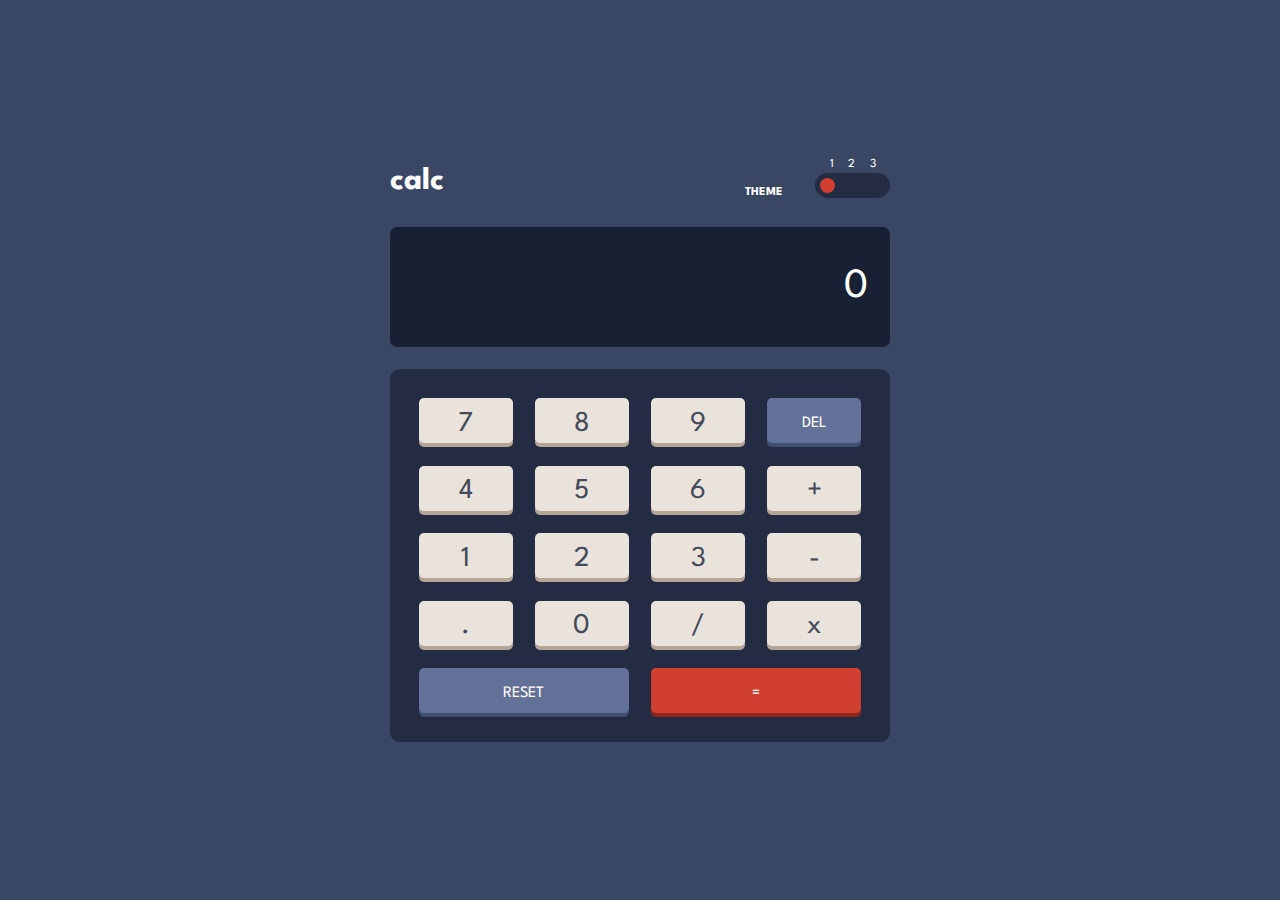
<file: index.html>
<!DOCTYPE html>
<html lang="en">
<head>
  <meta charset="UTF-8">
  <meta name="viewport" content="width=device-width, initial-scale=1.0"> <!-- displays site properly based on user's device -->

  <link rel="icon" type="image/png" sizes="32x32" href="./images/favicon-32x32.png">

  <title>Frontend Mentor | Calculator app</title>

  <link rel="stylesheet" href="./CSS/styles.css">

  <link rel="preconnect" href="https://fonts.googleapis.com">
  <link rel="preconnect" href="https://fonts.gstatic.com" crossorigin>
  <link href="https://fonts.googleapis.com/css2?family=Spartan:wght@700&display=swap" rel="stylesheet">
</head>
<body>
  <div class="container">
    <div class="header">
      <h4>calc</h4>
      <div class="theme-selector">
        <h6>THEME</h6>
        <div class="switch-toggle">
          <div class="label-container">
            <span>1</span>
            <span>2</span>
            <span>3</span>
          </div>
          <div class="input-container">
            <input id="theme-slider-1" name="state-d" type="radio" checked value="1"/>
            <label for="theme-slider-1"></label>

            <input id="theme-slider-2" name="state-d" type="radio" value="2"/>
            <label for="theme-slider-2"></label>

            <input id="theme-slider-3" name="state-d" type="radio" value="3"/>
            <label for="theme-slider-3"></label>
          </div>
        </div>
      </div>
    </div>

    <div class="result-container">
      <div class="outer-div">
        <div class="inner-div">
          <span id="result">0</span>
        </div>
      </div>
    </div>

    <div class="body">
      <div class="number"><span>7</span></div>
      <div class="number"><span>8</span></div>
      <div class="number"><span>9</span></div>
      <div id="del-button"><span>DEL</span></div>
      <div class="number"><span>4</span></div>
      <div class="number"><span>5</span></div>
      <div class="number"><span>6</span></div>
      <div id="plus-button"><span>+</span></div>
      <div class="number"><span>1</span></div>
      <div class="number"><span>2</span></div>
      <div class="number"><span>3</span></div>
      <div id="minus-button"><span>-</span></div>
      <div id="dot-button"><span>.</span></div>
      <div class="number"><span>0</span></div>
      <div id="divide-button"><span>/</span></div>
      <div id="multiply-button"><span>x</span></div>
      <div id="reset-button"><span>RESET</span></div>
      <div id="equal-button"><span>=</span></div>
    </div>
  </div>
  <script src="./js/index.js"></script>
</body>
</html>
</file>
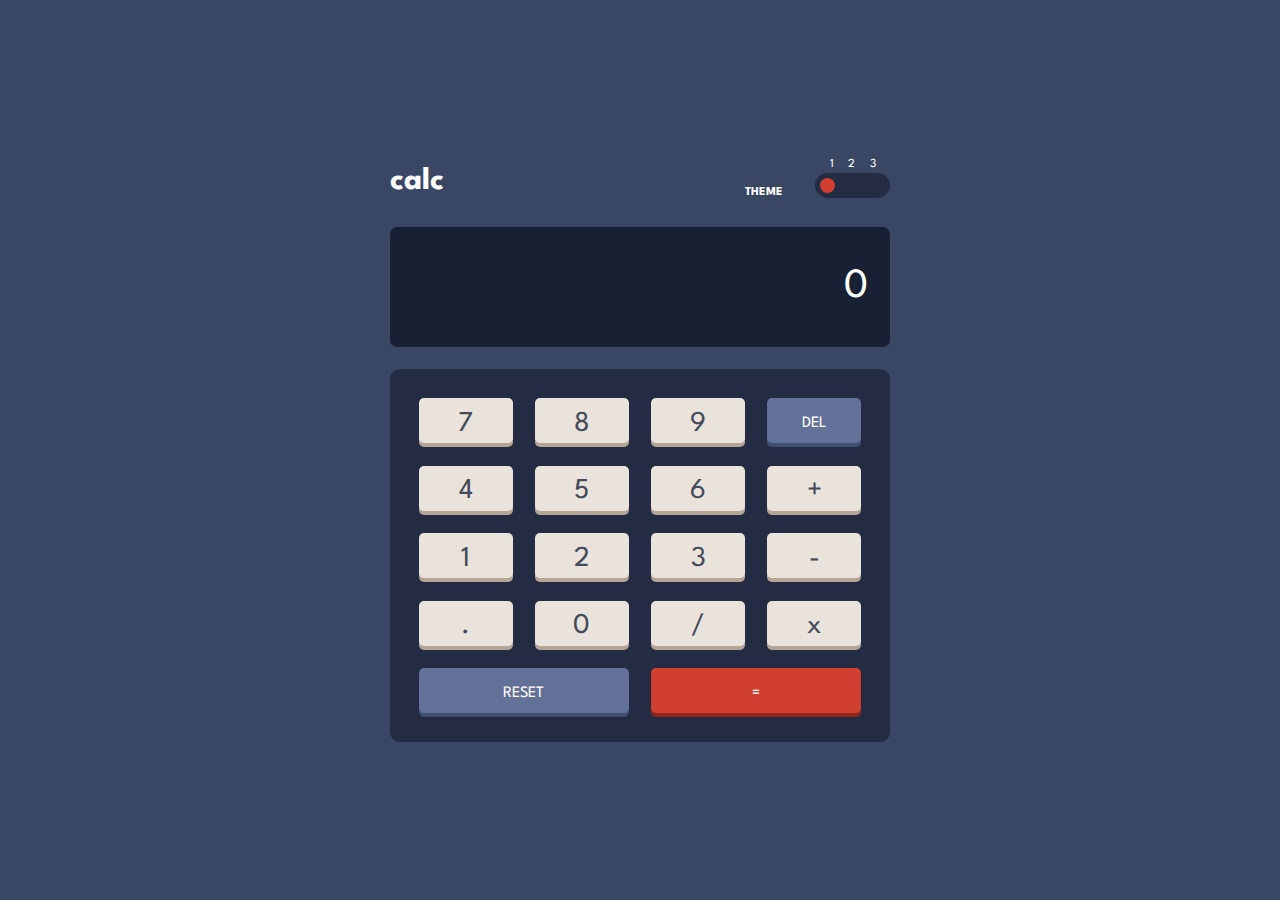
<file: src/index.html>
<!DOCTYPE html>
<html lang="en">
<head>
  <meta charset="UTF-8">
  <meta name="viewport" content="width=device-width, initial-scale=1.0"> <!-- displays site properly based on user's device -->

  <link rel="icon" type="image/png" sizes="32x32" href="../images/favicon-32x32.png">

  <title>Frontend Mentor | Calculator app</title>

  <link rel="stylesheet" href="./CSS/styles.css">

  <link rel="preconnect" href="https://fonts.googleapis.com">
  <link rel="preconnect" href="https://fonts.gstatic.com" crossorigin>
  <link href="https://fonts.googleapis.com/css2?family=Spartan:wght@700&display=swap" rel="stylesheet">
</head>
<body>
  <div class="container">
    <div class="header">
      <h4>calc</h4>
      <div class="theme-selector">
        <h6>THEME</h6>
        <div class="switch-toggle">
          <div class="label-container">
            <span>1</span>
            <span>2</span>
            <span>3</span>
          </div>
          <div class="input-container">
            <input id="theme-slider-1" name="state-d" type="radio" checked value="1"/>
            <label for="theme-slider-1"></label>

            <input id="theme-slider-2" name="state-d" type="radio" value="2"/>
            <label for="theme-slider-2"></label>

            <input id="theme-slider-3" name="state-d" type="radio" value="3"/>
            <label for="theme-slider-3"></label>
          </div>
        </div>
      </div>
    </div>

    <div class="result-container">
      <div class="outer-div">
        <div class="inner-div">
          <span id="result">0</span>
        </div>
      </div>
    </div>

    <div class="body">
      <div class="number"><span>7</span></div>
      <div class="number"><span>8</span></div>
      <div class="number"><span>9</span></div>
      <div id="del-button"><span>DEL</span></div>
      <div class="number"><span>4</span></div>
      <div class="number"><span>5</span></div>
      <div class="number"><span>6</span></div>
      <div id="plus-button"><span>+</span></div>
      <div class="number"><span>1</span></div>
      <div class="number"><span>2</span></div>
      <div class="number"><span>3</span></div>
      <div id="minus-button"><span>-</span></div>
      <div id="dot-button"><span>.</span></div>
      <div class="number"><span>0</span></div>
      <div id="divide-button"><span>/</span></div>
      <div id="multiply-button"><span>x</span></div>
      <div id="reset-button"><span>RESET</span></div>
      <div id="equal-button"><span>=</span></div>
    </div>
  </div>
  <script src="./js/index.js"></script>
</body>
</html>
</file>
<file: CSS/styles.css>
.header {
  display: -webkit-box;
  display: -ms-flexbox;
  display: flex;
  -webkit-box-orient: horizontal;
  -webkit-box-direction: normal;
      -ms-flex-direction: row;
          flex-direction: row;
  -webkit-box-pack: justify;
      -ms-flex-pack: justify;
          justify-content: space-between;
  -webkit-box-align: end;
      -ms-flex-align: end;
          align-items: end;
}

.header h4 {
  font-size: 1rem;
  margin: 0;
  line-height: 1;
}

.header .theme-selector {
  display: -webkit-box;
  display: -ms-flexbox;
  display: flex;
  -webkit-box-orient: horizontal;
  -webkit-box-direction: normal;
      -ms-flex-direction: row;
          flex-direction: row;
  -webkit-box-pack: justify;
      -ms-flex-pack: justify;
          justify-content: space-between;
  -webkit-box-align: end;
      -ms-flex-align: end;
          align-items: flex-end;
  width: 145px;
}

.header .theme-selector h6 {
  margin: 0;
  font-size: 0.38rem;
}

.switch-toggle .label-container {
  display: -webkit-box;
  display: -ms-flexbox;
  display: flex;
  -webkit-box-pack: space-evenly;
      -ms-flex-pack: space-evenly;
          justify-content: space-evenly;
  margin-bottom: 0.1rem;
}

.switch-toggle .label-container span {
  font-size: 0.38rem;
}

.switch-toggle .input-container {
  background-color: #232c43;
  position: relative;
  display: -webkit-box;
  display: -ms-flexbox;
  display: flex;
  -webkit-box-pack: justify;
      -ms-flex-pack: justify;
          justify-content: space-between;
  -webkit-box-align: center;
      -ms-flex-align: center;
          align-items: center;
  width: 75px;
  height: 25px;
  border-radius: 20px;
}

body.theme-2 .switch-toggle .input-container {
  background-color: #d1cccc;
}

body.theme-3 .switch-toggle .input-container {
  background-color: #1d0934;
}

.switch-toggle .input-container input {
  position: absolute;
  width: 0;
  height: 0;
  opacity: 0;
}

.switch-toggle .input-container input + label {
  position: relative;
  width: 100%;
  height: 100%;
  cursor: pointer;
}

.switch-toggle .input-container input:checked + label:before {
  background-color: #d03f2f;
  position: absolute;
  content: "";
  height: 15px;
  width: 15px;
  left: 5px;
  bottom: 5px;
  border-radius: 50%;
}

body.theme-2 .switch-toggle .input-container input:checked + label:before {
  background-color: #ca5502;
}

body.theme-3 .switch-toggle .input-container input:checked + label:before {
  background-color: #00e0d1;
}

.result-container {
  background-color: #182034;
  display: -webkit-box;
  display: -ms-flexbox;
  display: flex;
  -webkit-box-align: center;
      -ms-flex-align: center;
          align-items: center;
  -webkit-box-pack: end;
      -ms-flex-pack: end;
          justify-content: flex-end;
  width: 100%;
  height: 85px;
  border-radius: 7px;
  margin: 0.9rem 0 0.7rem 0;
  overflow: hidden;
  padding: 0 0.7rem;
}

body.theme-2 .result-container {
  background-color: #ededed;
}

body.theme-3 .result-container {
  background-color: #1d0934;
}

.result-container .outer-div {
  overflow: hidden;
}

.result-container .outer-div .inner-div {
  float: right;
}

@media only screen and (min-width: 375px) {
  .result-container {
    height: 100px;
    font-size: 1.1rem;
  }
}

@media only screen and (min-width: 550px) {
  .result-container {
    height: 120px;
    font-size: 1.3rem;
  }
}

.body {
  background-color: #232c43;
  display: -ms-grid;
  display: grid;
  -ms-grid-columns: (1fr)[4];
      grid-template-columns: repeat(4, 1fr);
  -ms-grid-rows: (1fr)[5];
      grid-template-rows: repeat(5, 1fr);
  gap: 0.4rem 0.4rem;
  padding: 0.7rem;
  border-radius: 10px;
}

body.theme-2 .body {
  background-color: #d1cccc;
}

body.theme-3 .body {
  background-color: #1d0934;
}

.body div {
  background-color: #eae3dc;
  -webkit-box-shadow: 0 4px #b4a597;
          box-shadow: 0 4px #b4a597;
  color: #444b5a;
  display: -webkit-box;
  display: -ms-flexbox;
  display: flex;
  -webkit-box-pack: center;
      -ms-flex-pack: center;
          justify-content: center;
  -webkit-box-align: center;
      -ms-flex-align: center;
          align-items: center;
  padding: 0.4rem;
  font-size: 0.9rem;
  border-radius: 5px;
  cursor: pointer;
}

body.theme-2 .body div {
  background-color: #e5e4e1;
}

body.theme-3 .body div {
  background-color: #341c4f;
}

body.theme-2 .body div {
  -webkit-box-shadow: 0 4px #a69d91;
          box-shadow: 0 4px #a69d91;
}

body.theme-3 .body div {
  -webkit-box-shadow: 0 4px #871c9c;
          box-shadow: 0 4px #871c9c;
}

.body div span {
  position: relative;
  top: 3px;
}

.body #del-button {
  background-color: #637097;
  -webkit-box-shadow: 0 4px #404e72;
          box-shadow: 0 4px #404e72;
  color: white;
  font-size: 0.5rem;
}

body.theme-2 .body #del-button {
  background-color: #377f86;
}

body.theme-3 .body #del-button {
  background-color: #58077d;
}

body.theme-2 .body #del-button {
  -webkit-box-shadow: 0 4px #1b5f65;
          box-shadow: 0 4px #1b5f65;
}

body.theme-3 .body #del-button {
  -webkit-box-shadow: 0 4px #bc15f4;
          box-shadow: 0 4px #bc15f4;
}

.body #reset-button {
  background-color: #637097;
  -webkit-box-shadow: 0 4px #404e72;
          box-shadow: 0 4px #404e72;
  color: white;
  -ms-grid-column: 1;
  -ms-grid-column-span: 2;
  grid-column: 1 / 3;
  font-size: 0.5rem;
}

body.theme-2 .body #reset-button {
  background-color: #377f86;
}

body.theme-3 .body #reset-button {
  background-color: #58077d;
}

body.theme-2 .body #reset-button {
  -webkit-box-shadow: 0 4px #1b5f65;
          box-shadow: 0 4px #1b5f65;
}

body.theme-3 .body #reset-button {
  -webkit-box-shadow: 0 4px #bc15f4;
          box-shadow: 0 4px #bc15f4;
}

.body #equal-button {
  background-color: #d03f2f;
  -webkit-box-shadow: 0 4px #93261a;
          box-shadow: 0 4px #93261a;
  color: white;
  -ms-grid-column: 3;
  -ms-grid-column-span: 2;
  grid-column: 3 / 5;
  font-size: 0.5rem;
}

body.theme-2 .body #equal-button {
  background-color: #ca5502;
}

body.theme-3 .body #equal-button {
  background-color: #00e0d1;
}

body.theme-2 .body #equal-button {
  -webkit-box-shadow: 0 4px #893901;
          box-shadow: 0 4px #893901;
}

body.theme-3 .body #equal-button {
  -webkit-box-shadow: 0 4px #6cf9f2;
          box-shadow: 0 4px #6cf9f2;
}

body.theme-2 .body div {
  color: #35352c;
}

body.theme-2 .body #del-button, body.theme-2 .body #equal-button, body.theme-2 .body #reset-button {
  color: white;
}

body.theme-3 .body div {
  color: #ffe53d;
}

body.theme-3 .body #equal-button {
  color: #1b2428;
}

body.theme-3 .body #del-button, body.theme-3 .body #reset-button {
  color: white;
}

@media only screen and (min-width: 430px) {
  .body {
    gap: 0.5rem 0.5rem;
    padding: 0.8rem;
  }
  .body div {
    padding: 0.35rem;
  }
}

@media only screen and (min-width: 550px) {
  .body {
    gap: 0.7rem 0.7rem;
    padding: 0.9rem;
  }
  .body div {
    padding: 0.3rem;
  }
}

* {
  -webkit-box-sizing: border-box;
          box-sizing: border-box;
}

html {
  font-size: 32px;
  font-family: 'Spartan', sans-serif;
}

body {
  background-color: #3a4764;
  color: white;
  display: -ms-grid;
  display: grid;
  -ms-grid-columns: 1rem minmax(255px, 310px) 1rem;
      grid-template-columns: 1rem minmax(255px, 310px) 1rem;
  -ms-grid-rows: auto;
      grid-template-rows: auto;
      grid-template-areas: ". main .";
  height: 100vh;
  margin: 0;
  padding: 0;
  font-size: 32px;
  font-family: 'Spartan', sans-serif;
}

body.theme-2 {
  background-color: #e6e6e6;
  color: #35352c;
}

body.theme-3 {
  background-color: #160628;
  color: #ffe53d;
}

.container {
  -ms-grid-row: 1;
  -ms-grid-column: 2;
  grid-area: main;
  margin: 1rem 0;
  -ms-flex-item-align: center;
      -ms-grid-row-align: center;
      align-self: center;
}

@media only screen and (min-width: 375px) {
  body {
    -ms-grid-columns: 1rem minmax(310px, 485px) 1rem;
        grid-template-columns: 1rem minmax(310px, 485px) 1rem;
  }
}

@media only screen and (min-width: 550px) {
  body {
    -ms-grid-columns: minmax(1rem, 1fr) minmax(310px, 500px) minmax(1rem, 1fr);
        grid-template-columns: minmax(1rem, 1fr) minmax(310px, 500px) minmax(1rem, 1fr);
  }
}
/*# sourceMappingURL=styles.css.map */
</file>
<file: src/CSS/styles.css>
.header {
  display: -webkit-box;
  display: -ms-flexbox;
  display: flex;
  -webkit-box-orient: horizontal;
  -webkit-box-direction: normal;
      -ms-flex-direction: row;
          flex-direction: row;
  -webkit-box-pack: justify;
      -ms-flex-pack: justify;
          justify-content: space-between;
  -webkit-box-align: end;
      -ms-flex-align: end;
          align-items: end;
}

.header h4 {
  font-size: 1rem;
  margin: 0;
  line-height: 1;
}

.header .theme-selector {
  display: -webkit-box;
  display: -ms-flexbox;
  display: flex;
  -webkit-box-orient: horizontal;
  -webkit-box-direction: normal;
      -ms-flex-direction: row;
          flex-direction: row;
  -webkit-box-pack: justify;
      -ms-flex-pack: justify;
          justify-content: space-between;
  -webkit-box-align: end;
      -ms-flex-align: end;
          align-items: flex-end;
  width: 145px;
}

.header .theme-selector h6 {
  margin: 0;
  font-size: 0.38rem;
}

.switch-toggle .label-container {
  display: -webkit-box;
  display: -ms-flexbox;
  display: flex;
  -webkit-box-pack: space-evenly;
      -ms-flex-pack: space-evenly;
          justify-content: space-evenly;
  margin-bottom: 0.1rem;
}

.switch-toggle .label-container span {
  font-size: 0.38rem;
}

.switch-toggle .input-container {
  background-color: #232c43;
  position: relative;
  display: -webkit-box;
  display: -ms-flexbox;
  display: flex;
  -webkit-box-pack: justify;
      -ms-flex-pack: justify;
          justify-content: space-between;
  -webkit-box-align: center;
      -ms-flex-align: center;
          align-items: center;
  width: 75px;
  height: 25px;
  border-radius: 20px;
}

body.theme-2 .switch-toggle .input-container {
  background-color: #d1cccc;
}

body.theme-3 .switch-toggle .input-container {
  background-color: #1d0934;
}

.switch-toggle .input-container input {
  position: absolute;
  width: 0;
  height: 0;
  opacity: 0;
}

.switch-toggle .input-container input + label {
  position: relative;
  width: 100%;
  height: 100%;
  cursor: pointer;
}

.switch-toggle .input-container input:checked + label:before {
  background-color: #d03f2f;
  position: absolute;
  content: "";
  height: 15px;
  width: 15px;
  left: 5px;
  bottom: 5px;
  border-radius: 50%;
}

body.theme-2 .switch-toggle .input-container input:checked + label:before {
  background-color: #ca5502;
}

body.theme-3 .switch-toggle .input-container input:checked + label:before {
  background-color: #00e0d1;
}

.result-container {
  background-color: #182034;
  display: -webkit-box;
  display: -ms-flexbox;
  display: flex;
  -webkit-box-align: center;
      -ms-flex-align: center;
          align-items: center;
  -webkit-box-pack: end;
      -ms-flex-pack: end;
          justify-content: flex-end;
  width: 100%;
  height: 85px;
  border-radius: 7px;
  margin: 0.9rem 0 0.7rem 0;
  overflow: hidden;
  padding: 0 0.7rem;
}

body.theme-2 .result-container {
  background-color: #ededed;
}

body.theme-3 .result-container {
  background-color: #1d0934;
}

.result-container .outer-div {
  overflow: hidden;
}

.result-container .outer-div .inner-div {
  float: right;
}

@media only screen and (min-width: 375px) {
  .result-container {
    height: 100px;
    font-size: 1.1rem;
  }
}

@media only screen and (min-width: 550px) {
  .result-container {
    height: 120px;
    font-size: 1.3rem;
  }
}

.body {
  background-color: #232c43;
  display: -ms-grid;
  display: grid;
  -ms-grid-columns: (1fr)[4];
      grid-template-columns: repeat(4, 1fr);
  -ms-grid-rows: (1fr)[5];
      grid-template-rows: repeat(5, 1fr);
  gap: 0.4rem 0.4rem;
  padding: 0.7rem;
  border-radius: 10px;
}

body.theme-2 .body {
  background-color: #d1cccc;
}

body.theme-3 .body {
  background-color: #1d0934;
}

.body div {
  background-color: #eae3dc;
  -webkit-box-shadow: 0 4px #b4a597;
          box-shadow: 0 4px #b4a597;
  color: #444b5a;
  display: -webkit-box;
  display: -ms-flexbox;
  display: flex;
  -webkit-box-pack: center;
      -ms-flex-pack: center;
          justify-content: center;
  -webkit-box-align: center;
      -ms-flex-align: center;
          align-items: center;
  padding: 0.4rem;
  font-size: 0.9rem;
  border-radius: 5px;
  cursor: pointer;
}

body.theme-2 .body div {
  background-color: #e5e4e1;
}

body.theme-3 .body div {
  background-color: #341c4f;
}

body.theme-2 .body div {
  -webkit-box-shadow: 0 4px #a69d91;
          box-shadow: 0 4px #a69d91;
}

body.theme-3 .body div {
  -webkit-box-shadow: 0 4px #871c9c;
          box-shadow: 0 4px #871c9c;
}

.body div span {
  position: relative;
  top: 3px;
}

.body #del-button {
  background-color: #637097;
  -webkit-box-shadow: 0 4px #404e72;
          box-shadow: 0 4px #404e72;
  color: white;
  font-size: 0.5rem;
}

body.theme-2 .body #del-button {
  background-color: #377f86;
}

body.theme-3 .body #del-button {
  background-color: #58077d;
}

body.theme-2 .body #del-button {
  -webkit-box-shadow: 0 4px #1b5f65;
          box-shadow: 0 4px #1b5f65;
}

body.theme-3 .body #del-button {
  -webkit-box-shadow: 0 4px #bc15f4;
          box-shadow: 0 4px #bc15f4;
}

.body #reset-button {
  background-color: #637097;
  -webkit-box-shadow: 0 4px #404e72;
          box-shadow: 0 4px #404e72;
  color: white;
  -ms-grid-column: 1;
  -ms-grid-column-span: 2;
  grid-column: 1 / 3;
  font-size: 0.5rem;
}

body.theme-2 .body #reset-button {
  background-color: #377f86;
}

body.theme-3 .body #reset-button {
  background-color: #58077d;
}

body.theme-2 .body #reset-button {
  -webkit-box-shadow: 0 4px #1b5f65;
          box-shadow: 0 4px #1b5f65;
}

body.theme-3 .body #reset-button {
  -webkit-box-shadow: 0 4px #bc15f4;
          box-shadow: 0 4px #bc15f4;
}

.body #equal-button {
  background-color: #d03f2f;
  -webkit-box-shadow: 0 4px #93261a;
          box-shadow: 0 4px #93261a;
  color: white;
  -ms-grid-column: 3;
  -ms-grid-column-span: 2;
  grid-column: 3 / 5;
  font-size: 0.5rem;
}

body.theme-2 .body #equal-button {
  background-color: #ca5502;
}

body.theme-3 .body #equal-button {
  background-color: #00e0d1;
}

body.theme-2 .body #equal-button {
  -webkit-box-shadow: 0 4px #893901;
          box-shadow: 0 4px #893901;
}

body.theme-3 .body #equal-button {
  -webkit-box-shadow: 0 4px #6cf9f2;
          box-shadow: 0 4px #6cf9f2;
}

body.theme-2 .body div {
  color: #35352c;
}

body.theme-2 .body #del-button, body.theme-2 .body #equal-button, body.theme-2 .body #reset-button {
  color: white;
}

body.theme-3 .body div {
  color: #ffe53d;
}

body.theme-3 .body #equal-button {
  color: #1b2428;
}

body.theme-3 .body #del-button, body.theme-3 .body #reset-button {
  color: white;
}

@media only screen and (min-width: 430px) {
  .body {
    gap: 0.5rem 0.5rem;
    padding: 0.8rem;
  }
  .body div {
    padding: 0.35rem;
  }
}

@media only screen and (min-width: 550px) {
  .body {
    gap: 0.7rem 0.7rem;
    padding: 0.9rem;
  }
  .body div {
    padding: 0.3rem;
  }
}

* {
  -webkit-box-sizing: border-box;
          box-sizing: border-box;
}

html {
  font-size: 32px;
  font-family: 'Spartan', sans-serif;
}

body {
  background-color: #3a4764;
  color: white;
  display: -ms-grid;
  display: grid;
  -ms-grid-columns: 1rem minmax(255px, 310px) 1rem;
      grid-template-columns: 1rem minmax(255px, 310px) 1rem;
  -ms-grid-rows: auto;
      grid-template-rows: auto;
      grid-template-areas: ". main .";
  height: 100vh;
  margin: 0;
  padding: 0;
  font-size: 32px;
  font-family: 'Spartan', sans-serif;
}

body.theme-2 {
  background-color: #e6e6e6;
  color: #35352c;
}

body.theme-3 {
  background-color: #160628;
  color: #ffe53d;
}

.container {
  -ms-grid-row: 1;
  -ms-grid-column: 2;
  grid-area: main;
  margin: 1rem 0;
  -ms-flex-item-align: center;
      -ms-grid-row-align: center;
      align-self: center;
}

@media only screen and (min-width: 375px) {
  body {
    -ms-grid-columns: 1rem minmax(310px, 485px) 1rem;
        grid-template-columns: 1rem minmax(310px, 485px) 1rem;
  }
}

@media only screen and (min-width: 550px) {
  body {
    -ms-grid-columns: minmax(1rem, 1fr) minmax(310px, 500px) minmax(1rem, 1fr);
        grid-template-columns: minmax(1rem, 1fr) minmax(310px, 500px) minmax(1rem, 1fr);
  }
}
/*# sourceMappingURL=styles.css.map */
</file>
